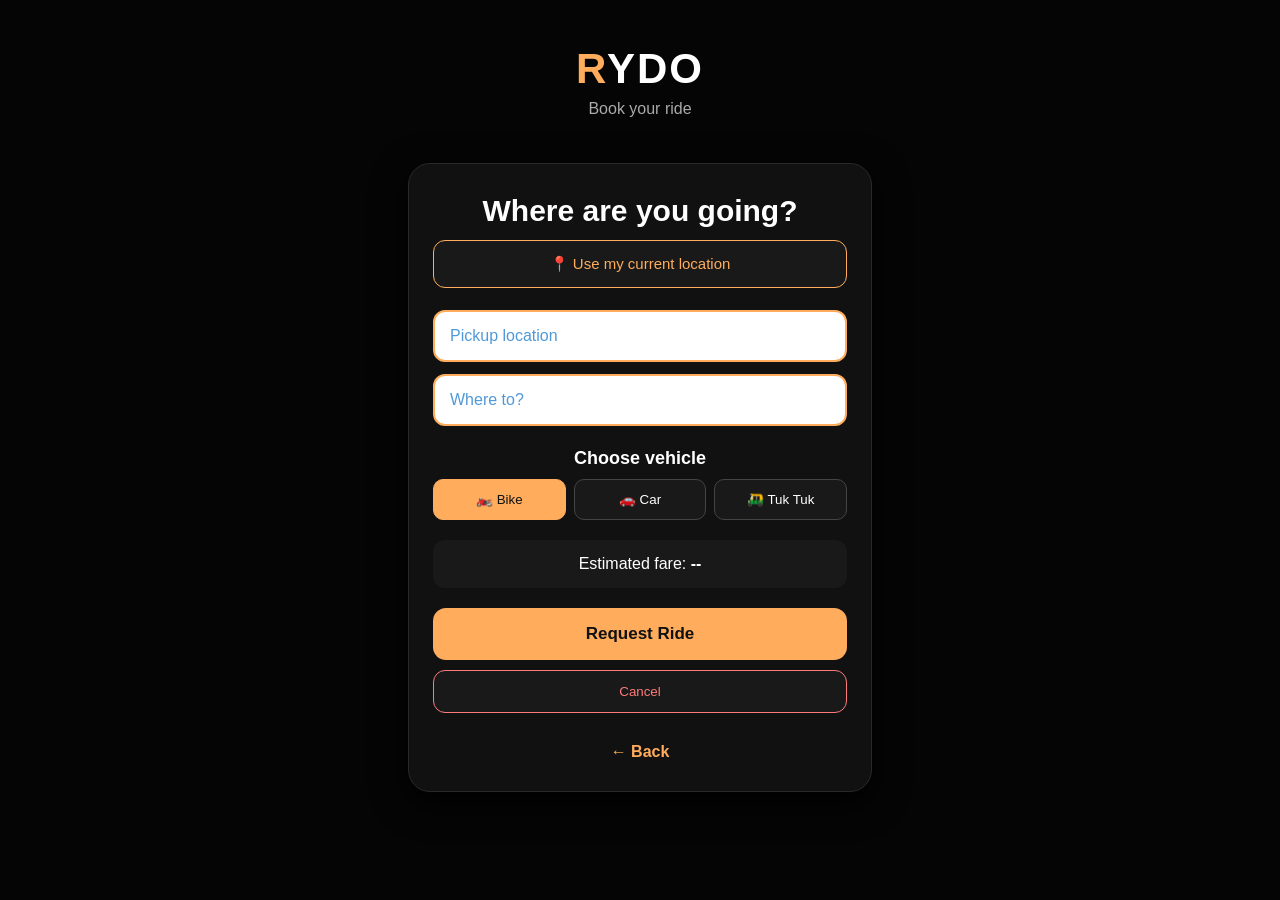
<file: passenger-ride.html>
<!DOCTYPE html>
<html lang="en">
<head>
<meta charset="UTF-8">
<meta name="viewport" content="width=device-width,initial-scale=1">
<title>RYDO Ride</title>
<link rel="stylesheet" href="style.css">
</head>

<body>

<main class="home">

<div class="logo"><span>R</span>YDO</div>
<p class="tagline">Book your ride</p>

<div class="home-card">

<h1>Where are you going?</h1>

<button class="location-btn" id="gps">
📍 Use my current location
</button>

<input
id="pickup"
type="text"
placeholder="Pickup location">

<input
id="destination"
type="text"
placeholder="Where to?">

<h2>Choose vehicle</h2>

<div class="vehicles">

<button class="vehicle active" data-type="Bike">
🏍️ Bike
</button>

<button class="vehicle" data-type="Car">
🚗 Car
</button>

<button class="vehicle" data-type="Tuk Tuk">
🛺 Tuk Tuk
</button>

</div>

<div class="fare">
Estimated fare:
<strong id="fare">--</strong>
</div>

<button class="home-btn" id="request">
Request Ride
</button>

<button class="cancel-btn" id="cancel">
Cancel
</button>

<a class="back-link" href="index.html">
← Back
</a>

</div>

</main>

<script src="passenger-ride.js"></script>

</body>
</html>
</file>
<file: style.css>
*{
 box-sizing:border-box;
 margin:0;
 padding:0;
}

body{
 background:#050505;
 color:#fff;
 font-family:Arial,sans-serif;
 min-height:100vh;
}

.home{
 width:100%;
 max-width:500px;
 min-height:100vh;
 margin:auto;
 padding:45px 18px 25px;
 text-align:center;
}

.logo{
 font-size:42px;
 font-weight:900;
 letter-spacing:2px;
}

.logo span{
 color:#ffad5c;
}

.tagline{
 color:#aaa;
 margin-top:7px;
 font-size:16px;
}

.home-card{
 width:100%;
 margin-top:45px;
 padding:30px 24px;
 background:#111;
 border:1px solid #292929;
 border-radius:22px;
 box-shadow:0 10px 35px #000;
}

h1{
 font-size:30px;
 margin-bottom:12px;
}

.sub{
 color:#aaa;
 line-height:1.5;
 margin-bottom:25px;
}

form{
 width:100%;
}

input{
 display:block;
 width:100%;
 height:52px;
 margin:12px 0;
 padding:0 15px;
 background:#fff;
 color:#1677cc;
 border:2px solid #ffad5c;
 border-radius:12px;
 outline:none;
 font-size:16px;
}

input::placeholder{
 color:#1677cc;
 opacity:.75;
}

input:focus{
 border-color:#ff8c32;
 box-shadow:0 0 0 2px #ffad5c33;
}

.home-btn{
 display:block;
 width:100%;
 min-height:52px;
 margin-top:16px;
 padding:14px;
 border:0;
 border-radius:13px;
 background:#ffad5c;
 color:#111;
 font-size:17px;
 font-weight:bold;
 cursor:pointer;
 text-decoration:none;
}

.home-btn:active{
 transform:scale(.98);
}

.switch-box{
 margin-top:28px;
 color:#999;
 font-size:14px;
}

.text-btn{
 margin-top:8px;
 padding:9px 18px;
 background:transparent;
 color:#ffad5c;
 border:1px solid #ffad5c;
 border-radius:9px;
 font-size:15px;
 font-weight:bold;
 cursor:pointer;
}

#message{
 margin-top:18px;
 color:#ffad5c;
 font-size:14px;
 line-height:1.4;
}

.back-link{
 display:block;
 margin-top:30px;
 color:#ffad5c;
 text-decoration:none;
 font-weight:bold;
}

@media(max-width:380px){
 .home-card{
  padding:25px 16px;
 }

 h1{
  font-size:27px;
 }

 input{
  height:50px;
 }
}
.location-btn{
 width:100%;
 padding:14px;
 margin-bottom:10px;
 border:1px solid #ffad5c;
 border-radius:12px;
 background:#191919;
 color:#ffad5c;
 font-size:15px;
}

h2{
 margin:22px 0 10px;
 font-size:18px;
}

.vehicles{
 display:flex;
 gap:8px;
}

.vehicle{
 flex:1;
 padding:12px 5px;
 background:#191919;
 color:#fff;
 border:1px solid #444;
 border-radius:10px;
}

.vehicle.active{
 background:#ffad5c;
 color:#111;
 border-color:#ffad5c;
}

.fare{
 margin:20px 0;
 padding:15px;
 background:#191919;
 border-radius:12px;
}

.cancel-btn{
 width:100%;
 padding:13px;
 margin-top:10px;
 background:#191919;
 color:#ff7b7b;
 border:1px solid #ff7b7b;
 border-radius:12px;
 }
#map{
 width:100%;
 height:240px;
 margin:18px 0;
 border-radius:14px;
 overflow:hidden;
 border:1px solid #333;
  }
#rideStatus{
 margin-top:12px;
 padding:12px;
 background:#191919;
 border:1px solid #ffad5c;
 border-radius:10px;
 color:#ffad5c;
 font-size:14px;
 text-align:center;
 }
</file>
